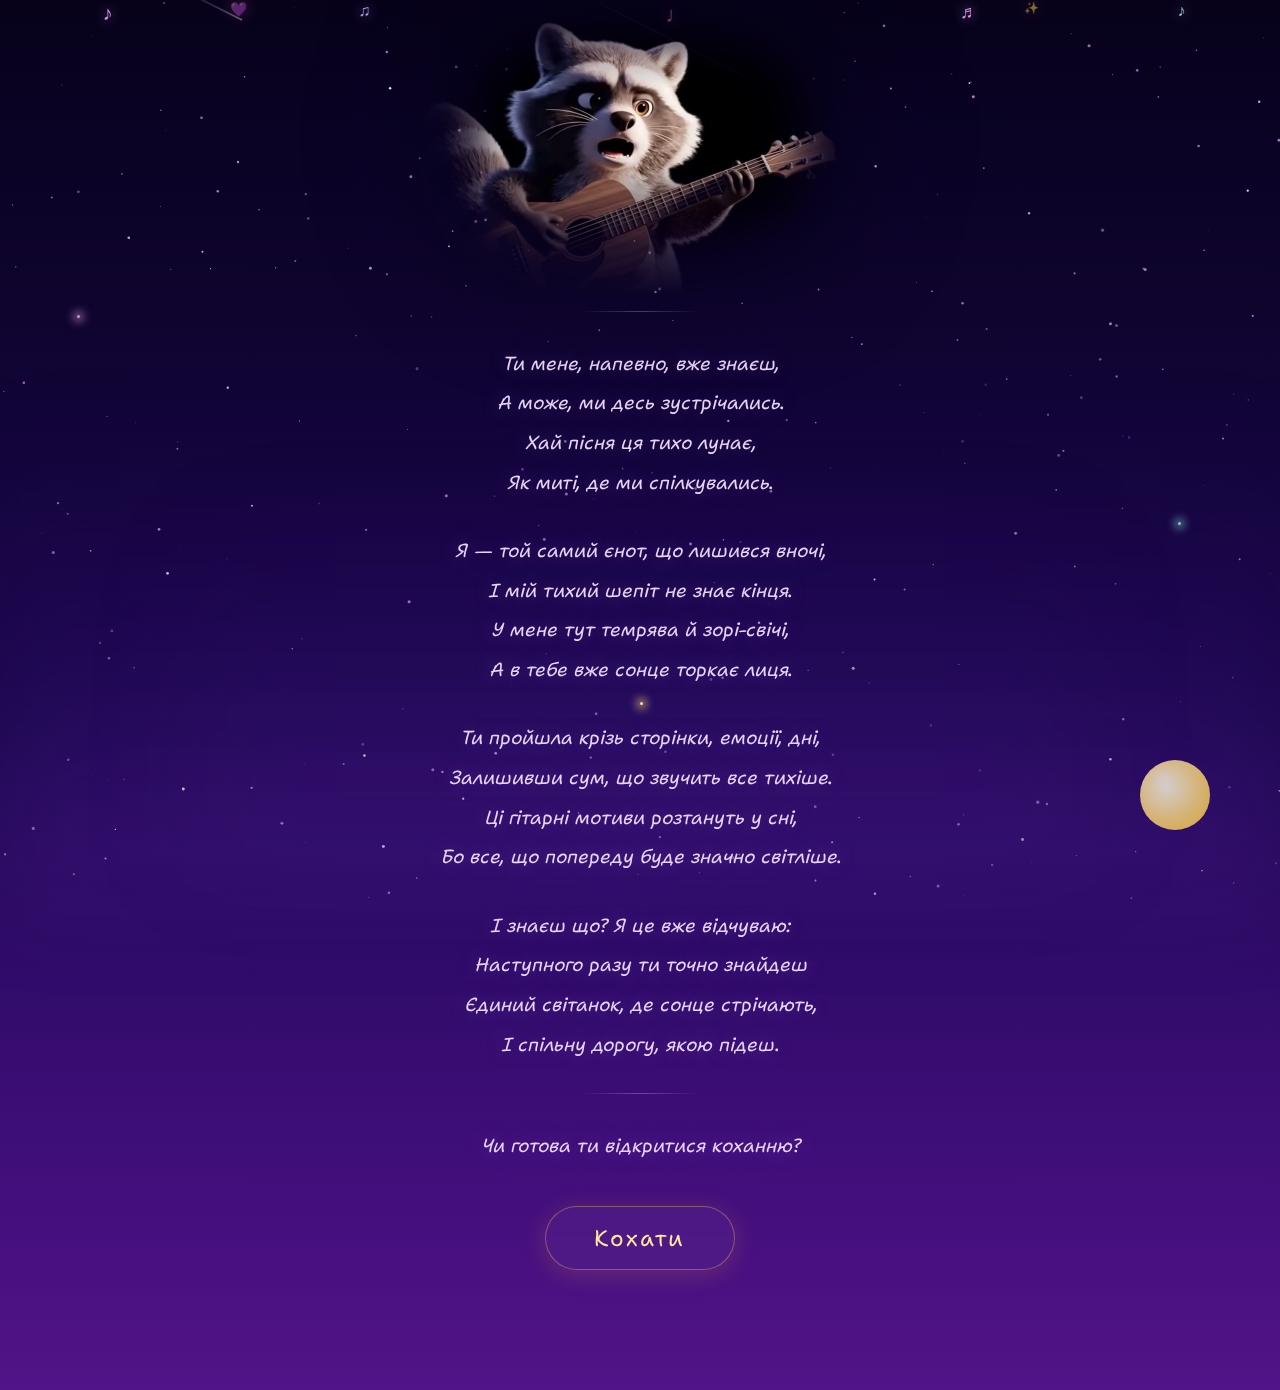
<file: index.htm>
<!DOCTYPE html>
<html lang="uk">
<head>
  <meta charset="UTF-8" />
  <meta name="viewport" content="width=device-width, initial-scale=1.0" />
  <title>Кохання</title>
  <link rel="icon" type="image/png" href="icon.png" />
  <link rel="stylesheet" href="index.css" />
</head>
<body>

  <!-- ── Ambient layers ── -->
  <div class="aurora"></div>
  <div class="aurora-2"></div>
  <div class="moon"></div>
  <canvas id="starCanvas"></canvas>

  <!-- ── Note musicali ── -->
  <div class="music-note" style="left:8%;  animation-duration:16s; animation-delay:0s;   color:#ce93d8; font-size:20px;">♪</div>
  <div class="music-note" style="left:28%; animation-duration:20s; animation-delay:-5s;  color:#b39ddb; font-size:16px;">♫</div>
  <div class="music-note" style="left:52%; animation-duration:14s; animation-delay:-10s; color:#f48fb1; font-size:22px;">♩</div>
  <div class="music-note" style="left:75%; animation-duration:18s; animation-delay:-3s;  color:#ce93d8; font-size:18px;">♬</div>
  <div class="music-note" style="left:92%; animation-duration:22s; animation-delay:-8s;  color:#80cbc4; font-size:16px;">♪</div>

  <!-- ── Floating hearts ── -->
  <div class="heart-float" style="left:18%; animation-duration:24s; animation-delay:-6s;  font-size:14px;">💜</div>
  <div class="heart-float" style="left:80%; animation-duration:20s; animation-delay:-14s; font-size:12px;">✨</div>

  <!-- ── Fireflies ── -->
  <div class="firefly" style="top:35%; left:6%;  background:#ce93d8; box-shadow:0 0 8px 4px rgba(206,147,216,0.6); animation-duration:3s;"></div>
  <div class="firefly" style="top:58%; left:92%; background:#80cbc4; box-shadow:0 0 8px 4px rgba(128,203,196,0.6); animation-duration:4s;   animation-delay:-1.5s;"></div>
  <div class="firefly" style="top:78%; left:50%; background:#ffe082; box-shadow:0 0 8px 4px rgba(255,224,130,0.6); animation-duration:3.5s; animation-delay:-2s;"></div>

  <!-- ══════════════════════════════════════════════════════
       CONTENT
       ══════════════════════════════════════════════════════ -->
  <div class="container">

    <!-- Il canvas parte dal top, sfondo nero del video = sfondo body -->
    <div class="video-wrapper">
      <div class="raccoon-wrap">
        <canvas id="raccoonCanvas"></canvas>
      </div>
    </div>

    <div class="divider"></div>

    <div class="verse-section">
      <p class="intro-text">
        Ти мене, напевно, вже знаєш,<br />
        А може, ми десь зустрічались.<br />
        Хай пісня ця тихо лунає,<br />
        Як миті, де ми спілкувались.
      </p>
    </div>

    <div class="verse-section">
      <p class="intro-text">
        Я — той самий єнот, що лишився вночі,<br />
        І мій тихий шепіт не знає кінця.<br />
        У мене тут темрява й зорі-свічі,<br />
        А в тебе вже сонце торкає лиця.
      </p>
    </div>

    <div class="verse-section">
      <p class="intro-text">
        Ти пройшла крізь сторінки, емоції, дні,<br />
        Залишивши сум, що звучить все тихіше.<br />
        Ці гітарні мотиви розтануть у сні,<br />
        Бо все, що попереду буде значно світліше.
      </p>
    </div>

    <div class="verse-section">
      <p class="intro-text">
        І знаєш що? Я це вже відчуваю:<br />
        Наступного разу ти точно знайдеш<br />
        Єдиний світанок, де сонце стрічають,<br />
        І спільну дорогу, якою підеш.
      </p>
    </div>

    <div class="divider"></div>

    <p class="intro-text">Чи готова ти відкритися коханню?</p>

    <button class="love-btn" id="loveButton" onclick="showTask()">Кохати</button>

    <div class="task" id="taskBlock">
      <div class="heart-hold-wrap">
        <svg class="heart-progress-ring" viewBox="0 0 120 120">
          <circle class="ring-bg"   cx="60" cy="60" r="52" />
          <circle class="ring-fill" cx="60" cy="60" r="52" id="ringFill" />
        </svg>
        <div class="heart-btn" id="heartBtn">
          <svg xmlns="http://www.w3.org/2000/svg" viewBox="0 0 100 90" width="52" height="52">
            <defs>
              <radialGradient id="hg" cx="50%" cy="40%" r="60%">
                <stop offset="0%"   stop-color="#fff4c2" />
                <stop offset="45%"  stop-color="#ffd060" />
                <stop offset="100%" stop-color="#e8940a" />
              </radialGradient>
            </defs>
            <path d="M50 82 C50 82 8 54 8 28 C8 14 19 5 30 5 C38 5 45 10 50 17
                     C55 10 62 5 70 5 C81 5 92 14 92 28 C92 54 50 82 50 82Z"
                  fill="url(#hg)" stroke="rgba(255,220,80,0.35)" stroke-width="1.5" />
          </svg>
        </div>
      </div>
      <p id="loveMessage"></p>
    </div>

  </div>

  <!-- ══════════════════════════════════════════════════════
       SCRIPTS
       ══════════════════════════════════════════════════════ -->

  <!-- 1. Heart interaction -->
  <script>
    function showTask() {
      document.getElementById('loveButton').style.display = 'none';
      document.getElementById('taskBlock').style.display  = 'block';
      initHeartHold();
    }

    function initHeartHold() {
      const btn    = document.getElementById('heartBtn');
      const ring   = document.getElementById('ringFill');
      const msg    = document.getElementById('loveMessage');
      const TOTAL  = 3000;
      const CIRCUM = 2 * Math.PI * 52;
      ring.style.strokeDasharray  = CIRCUM;
      ring.style.strokeDashoffset = CIRCUM;

      const quips = [
        'Єнот дивиться на тебе з ніжністю розміром із галактику',
        'Єнот відчуває тепло...'
      ];

      let quipIdx = 0, quipTimer = null;
      let startTime = null, rafId = null, holding = false;

      function startHold(e) {
        e.preventDefault();
        if (holding) return;
        holding = true; startTime = performance.now();
        btn.classList.add('holding');
        msg.textContent = ''; msg.classList.remove('sad');
        scheduleQuip();
        rafId = requestAnimationFrame(tick);
      }
      function scheduleQuip() {
        if (quipIdx >= quips.length) return;
        quipTimer = setTimeout(() => {
          if (!holding) return;
          msg.style.color = 'rgba(255,230,150,0.88)';
          msg.textContent  = quips[quipIdx];
          quipIdx++;
          scheduleQuip();
        }, quipIdx === 0 ? 500 : 1400);
      }
      function tick(now) {
        if (!holding) return;
        const p = Math.min((now - startTime) / TOTAL, 1);
        ring.style.strokeDashoffset = CIRCUM * (1 - p);
        btn.style.transform = `scale(${1 + p * 0.35})`;
        if (p >= 1) { finish(); return; }
        rafId = requestAnimationFrame(tick);
      }
      function stopHold() {
        if (!holding) return;
        holding = false;
        clearTimeout(quipTimer); cancelAnimationFrame(rafId);
        btn.classList.remove('holding');
        btn.style.transform = '';
        ring.style.strokeDashoffset = CIRCUM;
        quipIdx = 0;
        msg.classList.add('sad'); msg.style.color = '';
        msg.textContent = 'Єнот засмутився... спробуй ще раз';
        setTimeout(() => { if (!holding) { msg.textContent = ''; msg.classList.remove('sad'); } }, 2200);
      }
      function finish() {
        holding = false; clearTimeout(quipTimer);
        btn.classList.remove('holding'); btn.classList.add('done');
        msg.style.color = 'rgba(255,250,220,0.95)';
        msg.textContent = 'Ви теж чуєте це серцебиття?';
        setTimeout(() => { window.location.href = 'raccoon.html'; }, 1200);
      }

      btn.addEventListener('mousedown',   startHold);
      btn.addEventListener('touchstart',  startHold, { passive: false });
      btn.addEventListener('mouseup',     stopHold);
      btn.addEventListener('mouseleave',  stopHold);
      btn.addEventListener('touchend',    stopHold);
      btn.addEventListener('touchcancel', stopHold);
    }
  </script>

  <!-- 2. Video procione → canvas (sfondo nero, nessuna rimozione pixel necessaria) -->
  <script>
  (function () {
    const canvas = document.getElementById('raccoonCanvas');
    const ctx    = canvas.getContext('2d');

    // Video nascosto con opacity 0.01 (permette autoplay nei browser)
    const video = document.createElement('video');
    video.setAttribute('loop', '');
    video.setAttribute('muted', '');
    video.setAttribute('autoplay', '');
    video.setAttribute('playsinline', '');
    video.muted    = true;   // proprietà JS — necessaria per autoplay su Chrome/Safari
    video.autoplay = true;
    video.loop     = true;
    video.style.cssText = 'position:fixed;left:-9999px;top:0;width:2px;height:2px;opacity:0.01;pointer-events:none;';
    document.body.appendChild(video);

    const source = document.createElement('source');
    source.src  = 'videos/dance.mp4';
    video.setAttribute('preload', 'auto');
    source.type = 'video/mp4';
    video.appendChild(source);

    // Dimensioni iniziali — aggiornate quando il video carica
    canvas.width  = 400;
    canvas.height = 400;

    let running = false;

    // Canvas offscreen per il vignette (evita allocazione ogni frame)
    let vignCanvas = null, vignCtx = null;

    function buildVignette(w, h) {
      vignCanvas = document.createElement('canvas');
      vignCanvas.width  = w;
      vignCanvas.height = h;
      vignCtx = vignCanvas.getContext('2d');

      // Layer 1: gradiente radiale — sfuma lati e angoli
      const cx = w / 2, cy = h / 2;
      const grad = vignCtx.createRadialGradient(cx, cy, 0, cx, cy, Math.max(cx, cy));
      grad.addColorStop(0.00, 'rgba(0,0,0,0)');
      grad.addColorStop(0.40, 'rgba(0,0,0,0)');
      grad.addColorStop(0.58, 'rgba(0,0,0,0.15)');
      grad.addColorStop(0.72, 'rgba(0,0,0,0.55)');
      grad.addColorStop(0.85, 'rgba(0,0,0,0.88)');
      grad.addColorStop(1.00, 'rgba(0,0,0,1)');
      vignCtx.fillStyle = grad;
      vignCtx.fillRect(0, 0, w, h);

      // Layer 2: gradiente lineare dal basso — copre il bordo inferiore (il più visibile)
      const gradBottom = vignCtx.createLinearGradient(0, h * 0.52, 0, h);
      gradBottom.addColorStop(0.00, 'rgba(0,0,0,0)');
      gradBottom.addColorStop(0.35, 'rgba(0,0,0,0.35)');
      gradBottom.addColorStop(0.65, 'rgba(0,0,0,0.80)');
      gradBottom.addColorStop(1.00, 'rgba(0,0,0,1)');
      vignCtx.fillStyle = gradBottom;
      vignCtx.fillRect(0, 0, w, h);

      // Layer 3: gradiente lineare dall'alto — sfuma il top (più esteso)
      const gradTop = vignCtx.createLinearGradient(0, 0, 0, h * 0.30);
      gradTop.addColorStop(0.00, 'rgba(0,0,0,1)');
      gradTop.addColorStop(0.30, 'rgba(0,0,0,0.70)');
      gradTop.addColorStop(0.70, 'rgba(0,0,0,0.20)');
      gradTop.addColorStop(1.00, 'rgba(0,0,0,0)');
      vignCtx.fillStyle = gradTop;
      vignCtx.fillRect(0, 0, w, h);

      // Layer 4: gradiente laterale sinistro
      const gradLeft = vignCtx.createLinearGradient(0, 0, w * 0.18, 0);
      gradLeft.addColorStop(0.00, 'rgba(0,0,0,0.85)');
      gradLeft.addColorStop(1.00, 'rgba(0,0,0,0)');
      vignCtx.fillStyle = gradLeft;
      vignCtx.fillRect(0, 0, w, h);

      // Layer 5: gradiente laterale destro
      const gradRight = vignCtx.createLinearGradient(w * 0.82, 0, w, 0);
      gradRight.addColorStop(0.00, 'rgba(0,0,0,0)');
      gradRight.addColorStop(1.00, 'rgba(0,0,0,0.85)');
      vignCtx.fillStyle = gradRight;
      vignCtx.fillRect(0, 0, w, h);
    }

    function frame() {
      if (video.readyState >= 2 && video.videoWidth > 0) {
        const vw = video.videoWidth;
        const vh = video.videoHeight;

        // Frame intero senza crop — mostra tutto il procione
        if (canvas.width !== vw || canvas.height !== vh) {
          canvas.width  = vw;
          canvas.height = vh;
          buildVignette(vw, vh);   // ricalcola vignette quando cambiano le dimensioni
        }

        // 1. Disegna il frame video
        ctx.drawImage(video, 0, 0, vw, vh, 0, 0, vw, vh);

        // 2. Applica vignette: destination-out cancella i pixel ai bordi (alpha → 0)
        ctx.globalCompositeOperation = 'destination-out';
        ctx.drawImage(vignCanvas, 0, 0);
        ctx.globalCompositeOperation = 'source-over';
      }
      requestAnimationFrame(frame);
    }

    function start() {
      if (running) return;
      running = true;
      video.play().catch(() => {});
      frame();
    }

    video.addEventListener('loadedmetadata', start, { once: true });
    video.load();
    setTimeout(start, 500);

    // Fallback: primo gesto utente sblocca autoplay
    ['click', 'touchstart', 'keydown'].forEach(ev =>
      document.addEventListener(ev, () => {
        video.play().catch(() => {});
        if (!running) start();
      }, { once: true })
    );
  })();
  </script>

  <!-- 3. Stelle + stelle cadenti -->
  <script>
  (function () {
    const canvas = document.getElementById('starCanvas');
    const ctx    = canvas.getContext('2d');

    function resize() {
      canvas.width  = window.innerWidth;
      canvas.height = window.innerHeight;
    }
    resize();
    window.addEventListener('resize', resize);

    const COLORS = ['#ffffff','#e8d5f5','#ce93d8','#b39ddb','#9c88d4','#d4a8f0'];

    const stars = Array.from({ length: 300 }, () => ({
      x:     Math.random() * window.innerWidth,
      y:     Math.random() * window.innerHeight,
      r:     Math.random() * 1.4 + 0.2,
      speed: Math.random() * 0.5 + 0.08,
      phase: Math.random() * Math.PI * 2,
      color: COLORS[Math.floor(Math.random() * COLORS.length)]
    }));

    const shooters = Array.from({ length: 3 }, createShooter);
    function createShooter() {
      return {
        x:       Math.random() * canvas.width  * 0.7,
        y:       Math.random() * canvas.height * 0.4,
        len:     Math.random() * 130 + 70,
        speed:   Math.random() * 6 + 4,
        opacity: 0, fade: 'in',
        delay:   Math.random() * 9000
      };
    }
    function drawShooter(s, t) {
      if (t < s.delay) return;
      if (s.fade === 'in')   s.opacity = Math.min(s.opacity + 0.04, 1);
      if (s.opacity >= 1)    s.fade = 'move';
      if (s.fade === 'move') { s.x += s.speed; s.y += s.speed * 0.5; s.opacity -= 0.018; }
      if (s.opacity <= 0) { Object.assign(s, createShooter()); s.delay = t + Math.random()*7000+2000; return; }
      const ang = Math.atan2(s.speed * 0.5, s.speed);
      const x2  = s.x - Math.cos(ang) * s.len;
      const y2  = s.y - Math.sin(ang) * s.len;
      const grd = ctx.createLinearGradient(s.x, s.y, x2, y2);
      grd.addColorStop(0,   `rgba(255,255,255,${s.opacity})`);
      grd.addColorStop(0.4, `rgba(200,170,255,${s.opacity * 0.6})`);
      grd.addColorStop(1,   'rgba(255,255,255,0)');
      ctx.beginPath(); ctx.moveTo(s.x, s.y); ctx.lineTo(x2, y2);
      ctx.strokeStyle = grd; ctx.lineWidth = 1.8;
      ctx.globalAlpha = s.opacity; ctx.stroke(); ctx.globalAlpha = 1;
    }

    function draw(t) {
      ctx.clearRect(0, 0, canvas.width, canvas.height);
      stars.forEach(s => {
        // Le stelle in cima sono più visibili (sfondo nero puro)
        const baseOpacity = s.y < canvas.height * 0.3 ? 0.5 : 0.25;
        const opacity = baseOpacity + 0.5 * Math.abs(Math.sin(t * s.speed * 0.0008 + s.phase));
        ctx.beginPath();
        ctx.arc(s.x, s.y, s.r, 0, Math.PI * 2);
        ctx.fillStyle   = s.color;
        ctx.globalAlpha = opacity;
        ctx.fill();
      });
      ctx.globalAlpha = 1;
      shooters.forEach(s => drawShooter(s, t));
      requestAnimationFrame(draw);
    }
    requestAnimationFrame(draw);
  })();
  </script>

</body>
</html>
</file>
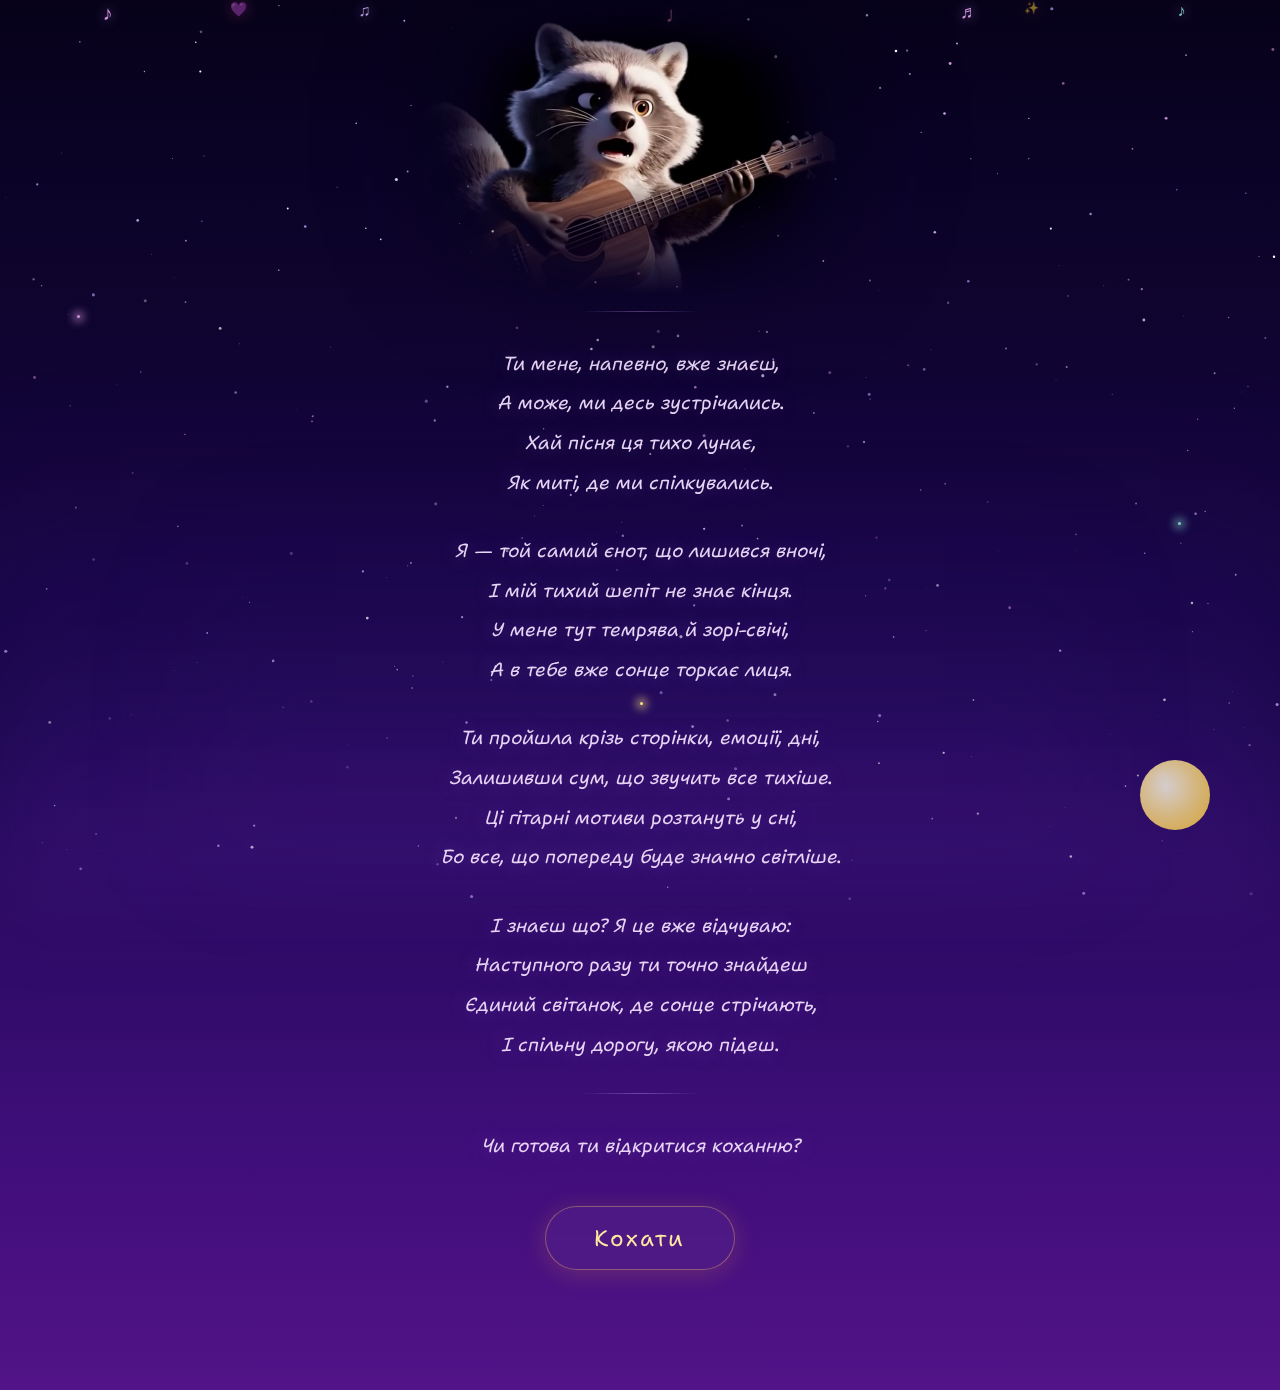
<file: index.html>
<!DOCTYPE html>
<html lang="uk">
<head>
  <meta charset="UTF-8" />
  <meta name="viewport" content="width=device-width, initial-scale=1.0" />
  <title>Кохання</title>
  <link rel="icon" type="image/png" href="icon.png" />
  <link rel="stylesheet" href="index.css" />
</head>
<body>

  <div class="aurora"></div>
  <div class="aurora-2"></div>
  <div class="moon"></div>
  <canvas id="starCanvas"></canvas>

  <div class="music-note" style="left:8%;  animation-duration:16s; animation-delay:0s;   color:#ce93d8; font-size:20px;">♪</div>
  <div class="music-note" style="left:28%; animation-duration:20s; animation-delay:-5s;  color:#b39ddb; font-size:16px;">♫</div>
  <div class="music-note" style="left:52%; animation-duration:14s; animation-delay:-10s; color:#f48fb1; font-size:22px;">♩</div>
  <div class="music-note" style="left:75%; animation-duration:18s; animation-delay:-3s;  color:#ce93d8; font-size:18px;">♬</div>
  <div class="music-note" style="left:92%; animation-duration:22s; animation-delay:-8s;  color:#80cbc4; font-size:16px;">♪</div>

  <div class="heart-float" style="left:18%; animation-duration:24s; animation-delay:-6s;  font-size:14px;">💜</div>
  <div class="heart-float" style="left:80%; animation-duration:20s; animation-delay:-14s; font-size:12px;">✨</div>

  <div class="firefly" style="top:35%; left:6%;  background:#ce93d8; box-shadow:0 0 8px 4px rgba(206,147,216,0.6); animation-duration:3s;"></div>
  <div class="firefly" style="top:58%; left:92%; background:#80cbc4; box-shadow:0 0 8px 4px rgba(128,203,196,0.6); animation-duration:4s;   animation-delay:-1.5s;"></div>
  <div class="firefly" style="top:78%; left:50%; background:#ffe082; box-shadow:0 0 8px 4px rgba(255,224,130,0.6); animation-duration:3.5s; animation-delay:-2s;"></div>

  <div class="container">

    <div class="video-wrapper">
      <div class="raccoon-wrap">
        <canvas id="raccoonCanvas"></canvas>
      </div>
    </div>

    <div class="divider"></div>

    <div class="verse-section">
      <p class="intro-text">
        Ти мене, напевно, вже знаєш,<br />
        А може, ми десь зустрічались.<br />
        Хай пісня ця тихо лунає,<br />
        Як миті, де ми спілкувались.
      </p>
    </div>

    <div class="verse-section">
      <p class="intro-text">
        Я — той самий єнот, що лишився вночі,<br />
        І мій тихий шепіт не знає кінця.<br />
        У мене тут темрява й зорі-свічі,<br />
        А в тебе вже сонце торкає лиця.
      </p>
    </div>

    <div class="verse-section">
      <p class="intro-text">
        Ти пройшла крізь сторінки, емоції, дні,<br />
        Залишивши сум, що звучить все тихіше.<br />
        Ці гітарні мотиви розтануть у сні,<br />
        Бо все, що попереду буде значно світліше.
      </p>
    </div>

    <div class="verse-section">
      <p class="intro-text">
        І знаєш що? Я це вже відчуваю:<br />
        Наступного разу ти точно знайдеш<br />
        Єдиний світанок, де сонце стрічають,<br />
        І спільну дорогу, якою підеш.
      </p>
    </div>

    <div class="divider"></div>

    <p class="intro-text">Чи готова ти відкритися коханню?</p>

    <button class="love-btn" id="loveButton" onclick="showTask()">Кохати</button>

    <div class="task" id="taskBlock">
      <div class="heart-hold-wrap">
        <svg class="heart-progress-ring" viewBox="0 0 120 120">
          <circle class="ring-bg"   cx="60" cy="60" r="52" />
          <circle class="ring-fill" cx="60" cy="60" r="52" id="ringFill" />
        </svg>
        <div class="heart-btn" id="heartBtn">
          <svg xmlns="http://www.w3.org/2000/svg" viewBox="0 0 100 90" width="52" height="52">
            <defs>
              <radialGradient id="hg" cx="50%" cy="40%" r="60%">
                <stop offset="0%"   stop-color="#fff4c2" />
                <stop offset="45%"  stop-color="#ffd060" />
                <stop offset="100%" stop-color="#e8940a" />
              </radialGradient>
            </defs>
            <path d="M50 82 C50 82 8 54 8 28 C8 14 19 5 30 5 C38 5 45 10 50 17
                     C55 10 62 5 70 5 C81 5 92 14 92 28 C92 54 50 82 50 82Z"
                  fill="url(#hg)" stroke="rgba(255,220,80,0.35)" stroke-width="1.5" />
          </svg>
        </div>
      </div>
      <p id="loveMessage"></p>
    </div>

  </div>

  <script>
    function showTask() {
      document.getElementById('loveButton').style.display = 'none';
      document.getElementById('taskBlock').style.display  = 'block';
      initHeartHold();
    }

    function initHeartHold() {
      const btn    = document.getElementById('heartBtn');
      const ring   = document.getElementById('ringFill');
      const msg    = document.getElementById('loveMessage');
      const TOTAL  = 3000;
      const CIRCUM = 2 * Math.PI * 52;
      ring.style.strokeDasharray  = CIRCUM;
      ring.style.strokeDashoffset = CIRCUM;

      const quips = [
        'Єнот дивиться на тебе з ніжністю розміром із галактику',
        'Єнот відчуває тепло...'
      ];

      let quipIdx = 0, quipTimer = null;
      let startTime = null, rafId = null, holding = false;

      function startHold(e) {
        e.preventDefault();
        if (holding) return;
        holding = true; startTime = performance.now();
        btn.classList.add('holding');
        msg.textContent = ''; msg.classList.remove('sad');
        scheduleQuip();
        rafId = requestAnimationFrame(tick);
      }
      function scheduleQuip() {
        if (quipIdx >= quips.length) return;
        quipTimer = setTimeout(() => {
          if (!holding) return;
          msg.style.color = 'rgba(255,230,150,0.88)';
          msg.textContent  = quips[quipIdx];
          quipIdx++;
          scheduleQuip();
        }, quipIdx === 0 ? 500 : 1400);
      }
      function tick(now) {
        if (!holding) return;
        const p = Math.min((now - startTime) / TOTAL, 1);
        ring.style.strokeDashoffset = CIRCUM * (1 - p);
        btn.style.transform = `scale(${1 + p * 0.35})`;
        if (p >= 1) { finish(); return; }
        rafId = requestAnimationFrame(tick);
      }
      function stopHold() {
        if (!holding) return;
        holding = false;
        clearTimeout(quipTimer); cancelAnimationFrame(rafId);
        btn.classList.remove('holding');
        btn.style.transform = '';
        ring.style.strokeDashoffset = CIRCUM;
        quipIdx = 0;
        msg.classList.add('sad'); msg.style.color = '';
        msg.textContent = 'Єнот засмутився... спробуй ще раз';
        setTimeout(() => { if (!holding) { msg.textContent = ''; msg.classList.remove('sad'); } }, 2200);
      }
      function finish() {
        holding = false; clearTimeout(quipTimer);
        btn.classList.remove('holding'); btn.classList.add('done');
        msg.style.color = 'rgba(255,250,220,0.95)';
        msg.textContent = 'Ви теж чуєте це серцебиття?';
        setTimeout(() => { window.location.href = 'raccoon.html'; }, 1200);
      }

      btn.addEventListener('mousedown',   startHold);
      btn.addEventListener('touchstart',  startHold, { passive: false });
      btn.addEventListener('mouseup',     stopHold);
      btn.addEventListener('mouseleave',  stopHold);
      btn.addEventListener('touchend',    stopHold);
      btn.addEventListener('touchcancel', stopHold);
    }
  </script>

  <script>
  (function () {
    const canvas = document.getElementById('raccoonCanvas');
    const ctx    = canvas.getContext('2d');
    const video = document.createElement('video');
    video.muted = true;
    video.autoplay = true;
    video.loop = true;
    video.style.cssText = 'position:fixed;left:-9999px;top:0;width:2px;height:2px;opacity:0.01;pointer-events:none;';
    document.body.appendChild(video);

    const source = document.createElement('source');
    source.src  = 'videos/dance.mp4';
    video.setAttribute('preload', 'auto');
    source.type = 'video/mp4';
    video.appendChild(source);

    canvas.width  = 400;
    canvas.height = 400;

    let running = false;

    let vignCanvas = null, vignCtx = null;

    function buildVignette(w, h) {
      vignCanvas = document.createElement('canvas');
      vignCanvas.width  = w;
      vignCanvas.height = h;
      vignCtx = vignCanvas.getContext('2d');

      const cx = w / 2, cy = h / 2;
      const grad = vignCtx.createRadialGradient(cx, cy, 0, cx, cy, Math.max(cx, cy));
      grad.addColorStop(0.00, 'rgba(0,0,0,0)');
      grad.addColorStop(0.48, 'rgba(0,0,0,0)');
      grad.addColorStop(0.65, 'rgba(0,0,0,0.45)');
      grad.addColorStop(0.80, 'rgba(0,0,0,0.85)');
      grad.addColorStop(1.00, 'rgba(0,0,0,1)');
      vignCtx.fillStyle = grad;
      vignCtx.fillRect(0, 0, w, h);

      const gradBottom = vignCtx.createLinearGradient(0, h * 0.62, 0, h);
      gradBottom.addColorStop(0.00, 'rgba(0,0,0,0)');
      gradBottom.addColorStop(0.40, 'rgba(0,0,0,0.60)');
      gradBottom.addColorStop(1.00, 'rgba(0,0,0,1)');
      vignCtx.fillStyle = gradBottom;
      vignCtx.fillRect(0, 0, w, h);

      const gradTop = vignCtx.createLinearGradient(0, 0, 0, h * 0.22);
      gradTop.addColorStop(0.00, 'rgba(0,0,0,1)');
      gradTop.addColorStop(0.50, 'rgba(0,0,0,0.55)');
      gradTop.addColorStop(1.00, 'rgba(0,0,0,0)');
      vignCtx.fillStyle = gradTop;
      vignCtx.fillRect(0, 0, w, h);

      const gradLeft = vignCtx.createLinearGradient(0, 0, w * 0.20, 0);
      gradLeft.addColorStop(0.00, 'rgba(0,0,0,1)');
      gradLeft.addColorStop(1.00, 'rgba(0,0,0,0)');
      vignCtx.fillStyle = gradLeft;
      vignCtx.fillRect(0, 0, w, h);

      const gradRight = vignCtx.createLinearGradient(w * 0.80, 0, w, 0);
      gradRight.addColorStop(0.00, 'rgba(0,0,0,0)');
      gradRight.addColorStop(1.00, 'rgba(0,0,0,1)');
      vignCtx.fillStyle = gradRight;
      vignCtx.fillRect(0, 0, w, h);
    }

    function frame() {
      if (video.readyState >= 2 && video.videoWidth > 0) {
        const vw = video.videoWidth;
        const vh = video.videoHeight;

        if (canvas.width !== vw || canvas.height !== vh) {
          canvas.width  = vw;
          canvas.height = vh;
          buildVignette(vw, vh);
        }

        ctx.drawImage(video, 0, 0, vw, vh, 0, 0, vw, vh);

        ctx.globalCompositeOperation = 'destination-out';
        ctx.drawImage(vignCanvas, 0, 0);
        ctx.globalCompositeOperation = 'source-over';
      }
      requestAnimationFrame(frame);
    }

    function start() {
      if (running) return;
      running = true;
      video.play().catch(() => {});
      frame();
    }

    video.addEventListener('loadedmetadata', start, { once: true });
    video.load();
    setTimeout(start, 500);

    ['click', 'touchstart', 'keydown'].forEach(ev =>
      document.addEventListener(ev, () => {
        video.play().catch(() => {});
        if (!running) start();
      }, { once: true })
    );
  })();
  </script>

  <script>
  (function () {
    const canvas = document.getElementById('starCanvas');
    const ctx    = canvas.getContext('2d');

    function resize() {
      canvas.width  = window.innerWidth;
      canvas.height = window.innerHeight;
    }
    resize();
    window.addEventListener('resize', resize);

    const COLORS = ['#ffffff','#e8d5f5','#ce93d8','#b39ddb','#9c88d4','#d4a8f0'];

    const stars = Array.from({ length: 300 }, () => ({
      x:     Math.random() * window.innerWidth,
      y:     Math.random() * window.innerHeight,
      r:     Math.random() * 1.4 + 0.2,
      speed: Math.random() * 0.5 + 0.08,
      phase: Math.random() * Math.PI * 2,
      color: COLORS[Math.floor(Math.random() * COLORS.length)]
    }));

    const shooters = Array.from({ length: 3 }, createShooter);
    function createShooter() {
      return {
        x:       Math.random() * canvas.width  * 0.7,
        y:       Math.random() * canvas.height * 0.4,
        len:     Math.random() * 130 + 70,
        speed:   Math.random() * 6 + 4,
        opacity: 0, fade: 'in',
        delay:   Math.random() * 9000
      };
    }
    function drawShooter(s, t) {
      if (t < s.delay) return;
      if (s.fade === 'in')   s.opacity = Math.min(s.opacity + 0.04, 1);
      if (s.opacity >= 1)    s.fade = 'move';
      if (s.fade === 'move') { s.x += s.speed; s.y += s.speed * 0.5; s.opacity -= 0.018; }
      if (s.opacity <= 0) { Object.assign(s, createShooter()); s.delay = t + Math.random()*7000+2000; return; }
      const ang = Math.atan2(s.speed * 0.5, s.speed);
      const x2  = s.x - Math.cos(ang) * s.len;
      const y2  = s.y - Math.sin(ang) * s.len;
      const grd = ctx.createLinearGradient(s.x, s.y, x2, y2);
      grd.addColorStop(0,   `rgba(255,255,255,${s.opacity})`);
      grd.addColorStop(0.4, `rgba(200,170,255,${s.opacity * 0.6})`);
      grd.addColorStop(1,   'rgba(255,255,255,0)');
      ctx.beginPath(); ctx.moveTo(s.x, s.y); ctx.lineTo(x2, y2);
      ctx.strokeStyle = grd; ctx.lineWidth = 1.8;
      ctx.globalAlpha = s.opacity; ctx.stroke(); ctx.globalAlpha = 1;
    }

    function draw(t) {
      ctx.clearRect(0, 0, canvas.width, canvas.height);
      stars.forEach(s => {
        const baseOpacity = s.y < canvas.height * 0.3 ? 0.5 : 0.25;
        const opacity = baseOpacity + 0.5 * Math.abs(Math.sin(t * s.speed * 0.0008 + s.phase));
        ctx.beginPath();
        ctx.arc(s.x, s.y, s.r, 0, Math.PI * 2);
        ctx.fillStyle   = s.color;
        ctx.globalAlpha = opacity;
        ctx.fill();
      });
      ctx.globalAlpha = 1;
      shooters.forEach(s => drawShooter(s, t));
      requestAnimationFrame(draw);
    }
    requestAnimationFrame(draw);
  })();
  </script>

</body>
</html>
</file>
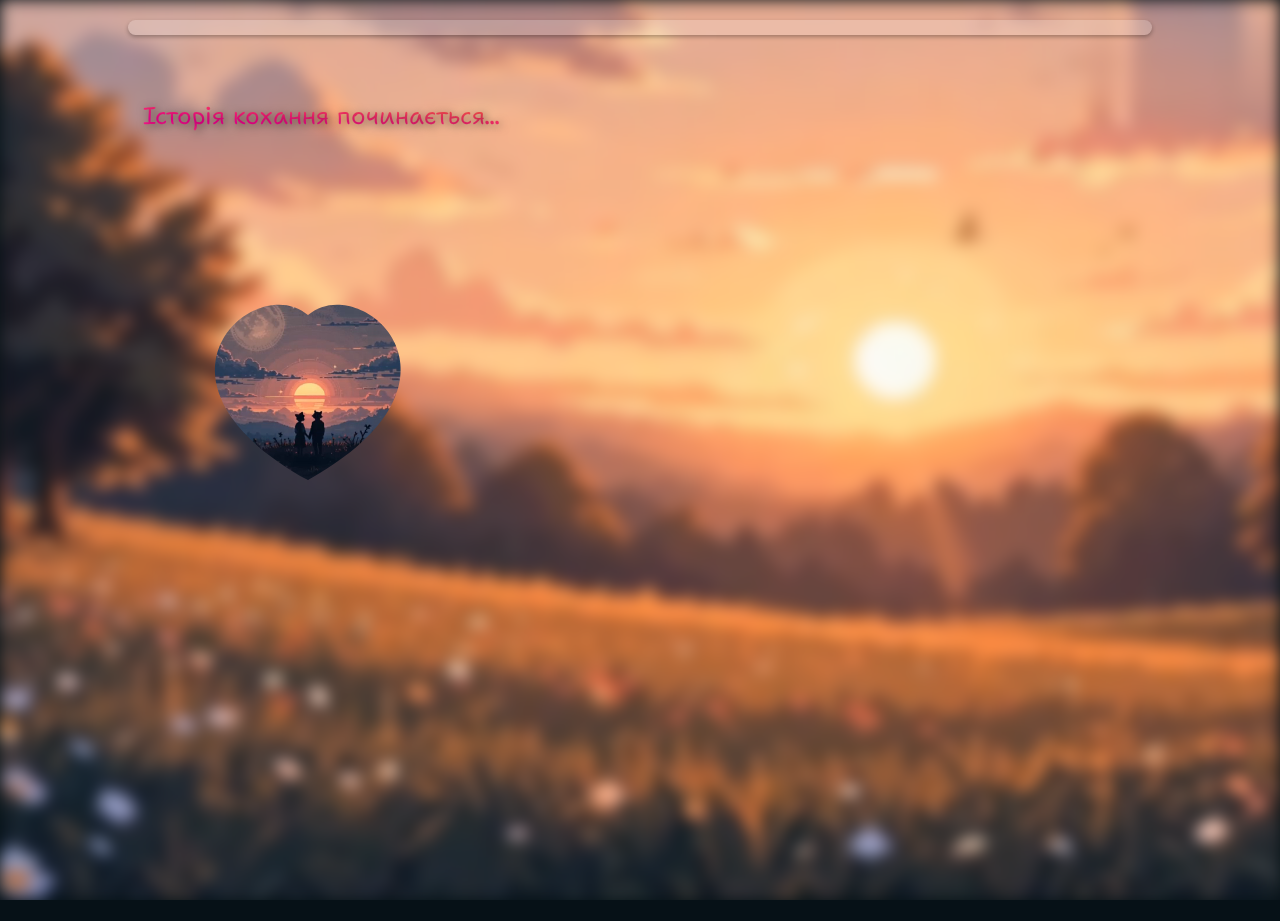
<file: animation.htm>
<!DOCTYPE html>
<html lang="uk">
<head>
  <meta charset="UTF-8" />
  <meta name="viewport" content="width=device-width, initial-scale=1.0, maximum-scale=1.0, user-scalable=no" />
  <link rel="icon" type="image/png" href="icon.png" />
  <title>Кохання</title>

  <link href="https://fonts.googleapis.com/css2?family=Pacifico&family=Dancing+Script:wght@500&display=swap" rel="stylesheet" />

  <style>
    @font-face {
      font-family: 'TALE';
      src: url('fonts/TALE.ttf') format('truetype');
    }

    * {
      font-family: 'TALE', cursive, sans-serif !important;
    }

    body {
      margin: 0;
      padding: 0;
    }
  </style>

  <link rel="stylesheet" href="animation.css" />
  <script src="animation.js" defer></script>
</head>
<body>
  <div id="pagesContainer"></div>



  <template id="page-template">
    <div class="container">
      <div class="love-meter">
        <div class="progress-bar">
          <div class="progress-fill"></div>
        </div>
      </div>

      <div class="romantic-message"></div>

      <div class="raccoon-container">
        <div class="raccoon"></div>
      </div>
    </div>
  </template>

  <svg width="0" height="0" aria-hidden="true" focusable="false">
    <defs>
      <clipPath id="heartClip" clipPathUnits="objectBoundingBox">
        <path d="M 0.5,0.27
                 C 0.58,0.05  0.92,0.06  0.94,0.30
                 C 0.96,0.52  0.74,0.76  0.5,0.98
                 C 0.26,0.76  0.04,0.52  0.06,0.30
                 C 0.08,0.06  0.42,0.05  0.5,0.27 Z" />
      </clipPath>
    </defs>
  </svg>
</body>
</html>
</file>
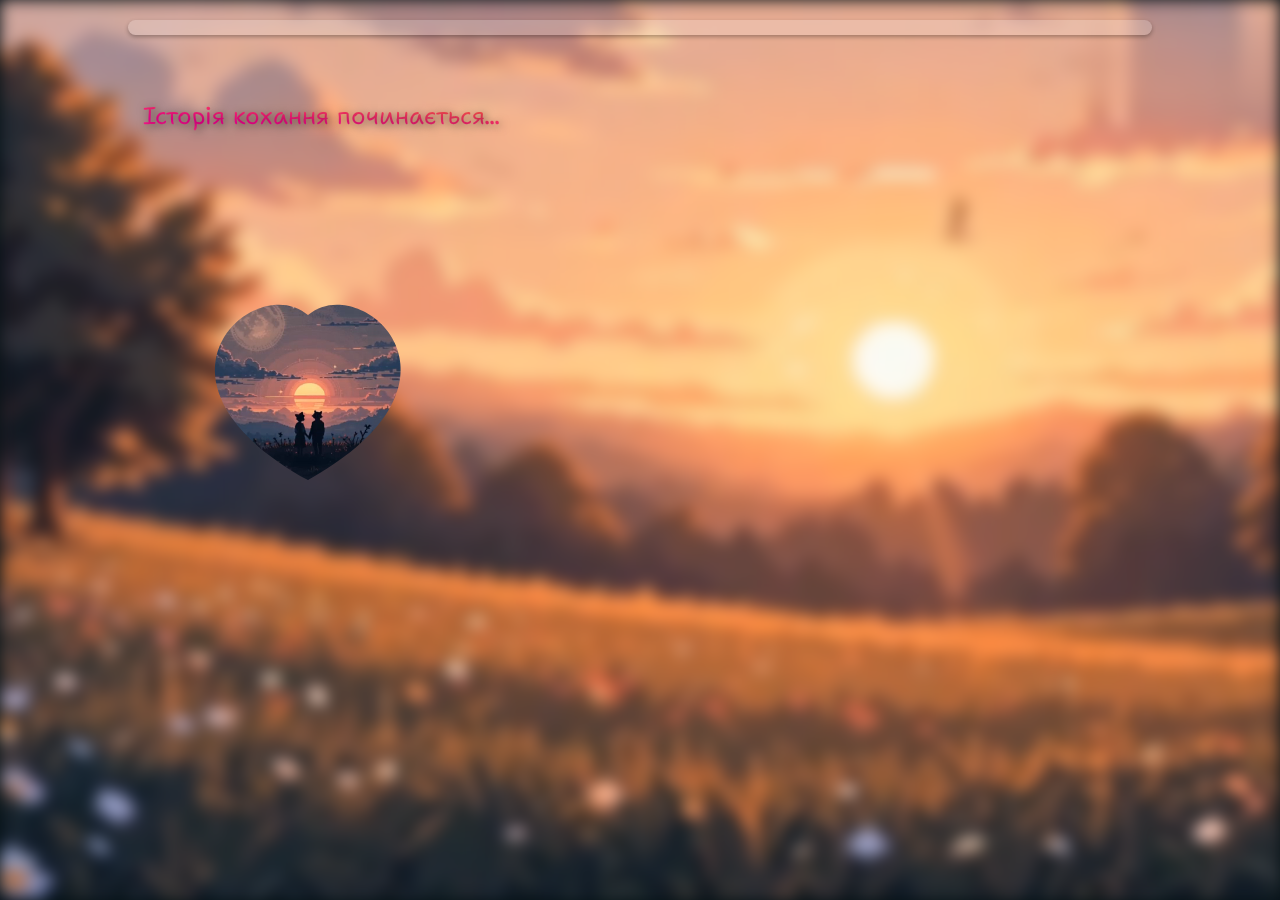
<file: animation.html>
<!DOCTYPE html>
<html lang="uk">
<head>
  <meta charset="UTF-8" />
  <meta name="viewport" content="width=device-width, initial-scale=1.0, maximum-scale=1.0, user-scalable=no" />
  <link rel="icon" type="image/png" href="icon.png" />
  <title>Кохання</title>

  <link href="https://fonts.googleapis.com/css2?family=Dancing+Script:wght@500&display=swap" rel="stylesheet" />



  <link rel="stylesheet" href="animation.css" />
  <script src="animation.js" defer></script>
</head>
<body>
  <div id="pagesContainer"></div>



</body>
</html>
</file>
<file: index.css>
@font-face {
  font-family: 'TALE';
  src: url('fonts/TALE.ttf') format('truetype');
}

@keyframes twinkle {
  0%, 100% { opacity: 1;   transform: scale(1); }
  50%       { opacity: 0.1; transform: scale(0.6); }
}
@keyframes floatNote {
  0%   { transform: translateY(110vh) translateX(0px) rotate(0deg);   opacity: 0; }
  10%  { opacity: 0.7; }
  90%  { opacity: 0.4; }
  100% { transform: translateY(-10vh) translateX(60px) rotate(25deg); opacity: 0; }
}
@keyframes moonGlow {
  0%, 100% { box-shadow: 0 0 40px 15px rgba(255,240,180,0.35), 0 0 100px 40px rgba(255,220,120,0.15); }
  50%       { box-shadow: 0 0 60px 25px rgba(255,240,180,0.55), 0 0 140px 60px rgba(255,220,120,0.25); }
}
@keyframes float {
  0%, 100% { transform: translateY(0px); }
  50%       { transform: translateY(-12px); }
}
@keyframes heartbeat {
  0%, 100% { transform: scale(1); }
  15%       { transform: scale(1.08); }
  30%       { transform: scale(1); }
  45%       { transform: scale(1.04); }
}
@keyframes fadeInUp {
  from { opacity: 0; transform: translateY(30px); }
  to   { opacity: 1; transform: translateY(0); }
}
@keyframes aurora {
  0%   { opacity: 0.3; transform: translateX(-30px) scaleY(1); }
  50%  { opacity: 0.6; transform: translateX(30px)  scaleY(1.1); }
  100% { opacity: 0.3; transform: translateX(-30px) scaleY(1); }
}
@keyframes softGlow {
  0%, 100% { text-shadow: 0 0 10px rgba(180,140,255,0.25); }
  50%       { text-shadow: 0 0 25px rgba(180,140,255,0.6); }
}
@keyframes heartPulse {
  0%, 100% { filter: drop-shadow(0 0 10px rgba(255,200,80,0.55)); }
  50%       { filter: drop-shadow(0 0 28px rgba(255,215,80,0.95)); }
}
@keyframes heartDone {
  0%   { transform: scale(1.35); }
  40%  { transform: scale(1.65); }
  70%  { transform: scale(1.48); }
  100% { transform: scale(1.52); }
}


*, *::before, *::after { margin: 0; padding: 0; box-sizing: border-box; }


body {
  min-height: 100vh;
  background: linear-gradient(
    to bottom,
    #07021a  0%,
    #0a0325  10%,
    #0e042c  20%,
    #120538  30%,
    #180646  42%,
    #1e0850  52%,
    #280a5e  62%,
    #330c6c  72%,
    #3e0e78  82%,
    #4a1082  92%,
    #521488  100%
  );
  font-family: 'TALE', 'Georgia', serif;
  color: #e8d5f5;
  overflow-x: hidden;
  overflow-y: auto;
  -webkit-overflow-scrolling: touch;
  text-align: center;
}

.aurora {
  position: fixed;
  bottom: 0; left: 0;
  width: 100%; height: 55%;
  background: linear-gradient(0deg,
    rgba(100,40,180,0.20) 0%,
    rgba(70, 20,150,0.10) 50%,
    transparent           100%
  );
  pointer-events: none;
  z-index: 0;
  animation: aurora 12s ease-in-out infinite;
  filter: blur(45px);
}
.aurora-2 {
  position: fixed;
  bottom: 5%; left: 15%;
  width: 70%; height: 40%;
  background: linear-gradient(0deg,
    rgba(90,30,160,0.12) 0%,
    rgba(50,15,120,0.07) 60%,
    transparent          100%
  );
  pointer-events: none;
  z-index: 0;
  animation: aurora 17s ease-in-out infinite reverse;
  filter: blur(55px);
}


.moon {
  position: fixed;
  bottom: 70px; right: 70px;
  width: 70px; height: 70px;
  background: radial-gradient(circle at 38% 38%, #fffde7, #ffe082, #ffca28);
  border-radius: 50%;
  z-index: 2;
  pointer-events: none;
  animation: moonGlow 5s ease-in-out infinite, float 8s ease-in-out infinite;
  opacity: 0.80;
}
.moon::after {
  content: '';
  position: absolute;
  top: 10px; left: 14px;
  width: 16px; height: 16px;
  background: rgba(255,255,255,0.25);
  border-radius: 50%;
  filter: blur(3px);
}

#starCanvas {
  position: fixed;
  top: 0; left: 0;
  width: 100%; height: 100%;
  z-index: 0;
  pointer-events: none;
}

.music-note {
  position: fixed;
  pointer-events: none;
  z-index: 2;
  animation: floatNote linear infinite;
  filter: drop-shadow(0 0 6px rgba(200,150,255,0.8));
}
.heart-float {
  position: fixed;
  pointer-events: none;
  z-index: 2;
  animation: floatNote linear infinite;
  filter: drop-shadow(0 0 8px rgba(255,100,150,0.6));
  opacity: 0.5;
}
.firefly {
  position: fixed;
  width: 3px; height: 3px;
  border-radius: 50%;
  pointer-events: none;
  z-index: 2;
  animation: twinkle ease-in-out infinite;
}

.container {
  position: relative;
  z-index: 10;
  max-width: 700px;
  width: 100%;
  margin: 0 auto;
  padding: 0 16px 120px;
  animation: fadeInUp 1.5s ease both;
  background: transparent;
}

.video-wrapper {
  display: flex;
  justify-content: center;
  align-items: flex-start;
  margin: 0 auto 0.5rem;
  background: transparent;
}

.raccoon-wrap {
  position: relative;
  width: min(70%, 460px);   /* dimensione ridotta, centrata */
  margin: 0 auto;
}

#raccoonCanvas {
  width: 100%;
  height: auto;
  display: block;
  background: transparent;

  filter: drop-shadow(0 0 30px rgba(7,2,26,0.95))
          drop-shadow(0 0 60px rgba(7,2,26,0.80));

  animation: heartbeat 4s ease-in-out infinite, float 7s ease-in-out infinite;
}

@media (max-width: 600px) {
  #raccoonCanvas { width: 80%; }
  .raccoon-wrap { width: 95%; }
}

.divider {
  width: 120px;
  height: 1px;
  background: linear-gradient(90deg, transparent, rgba(200,150,255,0.4), transparent);
  margin: 1rem auto 2rem;
}

.verse-section {
  max-width: 620px;
  margin: 0 auto 1.8rem;
  animation: fadeInUp 1s ease both;
}
.verse-section:nth-of-type(1) { animation-delay: 0.2s; }
.verse-section:nth-of-type(2) { animation-delay: 0.5s; }
.verse-section:nth-of-type(3) { animation-delay: 0.8s; }
.verse-section:nth-of-type(4) { animation-delay: 1.1s; }

.intro-text {
  font-family: 'TALE', 'Georgia', serif;
  font-size: clamp(1rem, 2.8vw, 1.18rem);
  font-style: italic;
  color: #e8d5f5;
  line-height: 2.1;
  text-shadow: 0 0 20px rgba(180,140,255,0.4);
  animation: softGlow 4s ease-in-out infinite;
}

.love-btn {
  display: inline-block;
  margin-top: 2.5rem;
  padding: 1rem 3rem;
  font-family: 'TALE', serif;
  font-size: clamp(1.1rem, 3vw, 1.4rem);
  letter-spacing: 0.1em;
  border: 1px solid rgba(255,210,100,0.35);
  border-radius: 40px;
  background: rgba(255,255,255,0.04);
  backdrop-filter: blur(24px);
  color: #ffe8a0;
  cursor: pointer;
  transition: all 0.4s ease;
  box-shadow: 0 4px 24px rgba(255,180,60,0.18);
  animation: heartbeat 3s ease-in-out infinite;
}
.love-btn:hover {
  background: rgba(255,210,100,0.10);
  border-color: rgba(255,210,100,0.65);
  box-shadow: 0 8px 40px rgba(255,190,60,0.35);
  animation-play-state: paused;
  transform: translateY(-2px);
}

.task {
  display: none;
  margin-top: 3rem;
  animation: fadeInUp 0.8s ease forwards;
}

.heart-hold-wrap {
  position: relative;
  display: inline-flex;
  align-items: center;
  justify-content: center;
  width: 130px; height: 130px;
  margin: 1.5rem auto 0.5rem;
}
.heart-progress-ring {
  position: absolute;
  top: 0; left: 0;
  width: 130px; height: 130px;
  transform: rotate(-90deg);
}
.ring-bg {
  fill: none;
  stroke: rgba(255,210,100,0.10);
  stroke-width: 4;
}
.ring-fill {
  fill: none;
  stroke-width: 4;
  stroke-linecap: round;
  transition: stroke-dashoffset 0.05s linear;
  stroke: rgba(255,215,80,0.80);
  filter: drop-shadow(0 0 7px rgba(255,200,60,0.75));
}
.heart-btn {
  font-size: 3.2rem;
  cursor: pointer;
  user-select: none;
  -webkit-user-select: none;
  touch-action: none;
  transition: transform 0.05s linear;
  animation: heartPulse 2.5s ease-in-out infinite;
  position: relative;
  z-index: 1;
  line-height: 1;
}
.heart-btn.holding { animation: heartPulse 0.7s ease-in-out infinite; }
.heart-btn.done {
  animation: heartDone 0.5s ease forwards;
  filter: drop-shadow(0 0 32px rgba(255,220,80,1));
}

#loveMessage {
  margin-top: 1.2rem;
  font-size: 1.05rem;
  min-height: 1.6rem;
  font-style: italic;
  transition: opacity 0.4s, color 0.4s;
  color: rgba(255,230,160,0.75);
  text-shadow: 0 0 14px rgba(255,200,80,0.35);
  letter-spacing: 0.03em;
}
#loveMessage.sad {
  color: rgba(255,200,130,0.50) !important;
  text-shadow: 0 0 10px rgba(255,160,60,0.2);
}

::-webkit-scrollbar { width: 5px; }
::-webkit-scrollbar-track { background: transparent; }
::-webkit-scrollbar-thumb { background: rgba(200,150,255,0.3); border-radius: 3px; }
@media (max-width: 768px) {
  .container           { padding: 0 12px 100px; }
  .love-btn            { font-size: 1rem; padding: 0.75rem 2rem; }
  .moon                { width: 50px; height: 50px; bottom: 20px; right: 20px; }
}

@media (max-width: 480px) {
  .container           { padding: 0 8px 80px; }
  .love-btn            { font-size: 0.95rem; padding: 0.7rem 1.4rem; width: 80%; max-width: 260px; }
  .moon                { width: 40px; height: 40px; bottom: 12px; right: 12px; }
  .heart-hold-wrap     { width: 110px; height: 110px; }
  .heart-progress-ring { width: 110px; height: 110px; }
  .heart-btn           { font-size: 2.6rem; }
  .intro-text          { font-size: 0.97rem; line-height: 1.9; }
  #loveMessage         { font-size: 0.93rem; }
}
</file>
<file: animation.css>
@font-face {
  font-family: 'TALE';
  src: url('fonts/TALE.ttf') format('truetype');
}

@import url('https://fonts.googleapis.com/css2?family=Dancing+Script&family=Poppins:wght@400;600&display=swap');

* {
  margin: 0;
  padding: 0;
  box-sizing: border-box;
  font-family: 'TALE', 'Dancing Script', 'Poppins', cursive, sans-serif;
}

body {
  background: #061117;
  overflow: hidden;
  min-height: 100vh;
}

#pagesContainer {
  scroll-behavior: smooth;
  position: relative;
}

.page {
  height: 100vh;
  width: 100vw;
  position: relative;
  overflow: hidden;
}

.page-bg {
  position: absolute;
  top: 0;
  left: 0;
  width: 100%;
  height: 100%;
  z-index: -1;
  background-size: cover;
  background-position: center;
  filter: blur(8px);
}

.page-bg video {
  width: 100%;
  height: 100%;
  object-fit: cover;
}

.progress-bar {
  width: 80%;
  height: 15px;
  background: rgba(255,255,255,0.2);
  border-radius: 10px;
  margin: 20px auto;
  box-shadow: 0 2px 4px rgba(0,0,0,0.3);
}

.progress-fill {
  height: 100%;
  width: 0%;
  background: linear-gradient(90deg, #ff4081, #ff80ab);
  border-radius: 10px;
  transition: width 0.5s ease;
}

.romantic-message {
  position: absolute;
  font-size: 1.5em;
  padding: 10px 15px;
  border-radius: 15px;
  background: linear-gradient(3deg, #ff7467, #ff0099, #ff5050, #ff00d9);
  -webkit-background-clip: text;
  background-clip: text;
  -webkit-text-fill-color: transparent;
  text-shadow: 2px 2px 10px rgba(0,0,0,0.6);
  transition: all 0.5s ease;
  z-index: 20;
}

.raccoon-container {
  position: absolute;
  width: 360px;
  height: 210px;
  cursor: pointer;
  transition: transform 0.5s ease;
}

.raccoon {
  width: 100%;
  height: 100%;
  clip-path: path("M180,45 C128,0 0,110 180,210 C360,110 232,0 180,45 Z");
}

.raccoon.heartbeat {
  animation: heartbeatVideo var(--heartbeat-speed, 1.2s) infinite ease-in-out;
  transform-origin: center center;
}

@keyframes heartbeatVideo {
  0%, 100% { transform: scale(1);    }
  25%       { transform: scale(1.15); }
  50%       { transform: scale(0.95); }
  75%       { transform: scale(1.1);  }
}

.heart {
  position: absolute;
  width: 20px;
  height: 20px;
  background-color: red;
  transform: rotate(-45deg);
  animation: float 2s linear forwards;
}

.heart::before,
.heart::after {
  content: "";
  width: 20px;
  height: 20px;
  background-color: red;
  border-radius: 50%;
  position: absolute;
}

.heart::before { top: -10px; left: 0;   }
.heart::after  { top: 0;     left: 10px; }

@keyframes float {
  0%   { opacity: 1; transform: translateY(0)     scale(1)   rotate(-45deg); }
  100% { opacity: 0; transform: translateY(-100px) scale(1.2) rotate(-45deg); }
}

@keyframes epicTransform {
  0%   { transform: scale(0.8) rotate(20deg);  opacity: 0; }
  50%  { transform: scale(1.05) rotate(-10deg); opacity: 1; }
  100% { transform: scale(1) rotate(0deg);      opacity: 1; }
}

.epic {
  animation: epicTransform 1s ease forwards;
}



#finalPage {
  position: fixed;
  top: 0;
  left: 0;
  width: 100%;
  height: 100%;
  display: flex;
  flex-direction: column;
  align-items: center;
  justify-content: center;
  background: linear-gradient(135deg, #15a378, #b744adc3, #fffc3f);
  z-index: 1000;
  font-family: 'TALE', 'Poppins', sans-serif;
  color: #350024;
  padding: 20px;
  text-align: center;
}

#farewell-blur {
  position: absolute;
  inset: 0;
  background: rgba(0, 0, 0, 0.72);
  backdrop-filter: blur(30px) saturate(0.4);
  -webkit-backdrop-filter: blur(30px) saturate(0.4);
  animation: blurFadeIn 3.5s ease forwards;
  z-index: 1;
}

@keyframes blurFadeIn {
  from { opacity: 0; }
  to   { opacity: 1; }
}

#farewell-text {
  position: relative;
  z-index: 2;
  display: flex;
  flex-direction: column;
  align-items: center;
  gap: 2.8rem;
}

.farewell-line {
  font-family: 'TALE', cursive, sans-serif;
  font-weight: 600;
  color: #fff;
  opacity: 0;
  letter-spacing: 0.12em;
  line-height: 1.5;
  will-change: opacity, transform, filter;
}

.farewell-line.word-1 {
  text-shadow:
    0 0 40px rgba(255, 220, 160, 1),
    0 0 100px rgba(255, 180, 80, 0.7),
    0 0 200px rgba(255, 140, 60, 0.3);
  animation: none;
}

.farewell-line.word-2 {
  text-shadow:
    0 0 25px rgba(255, 200, 220, 0.9),
    0 0 70px rgba(255, 130, 160, 0.5),
    0 2px 6px rgba(0, 0, 0, 0.5);
  animation: none;
}

.farewell-line.word-3 {
  text-shadow:
    0 0 18px rgba(220, 200, 255, 0.8),
    0 0 50px rgba(180, 150, 255, 0.4),
    0 2px 4px rgba(0, 0, 0, 0.5);
  animation: none;
  font-style: italic;
}

@keyframes epicWordReveal {
  0%   {
    opacity: 0;
    transform: translateY(40px) scale(0.94);
    filter: blur(18px);
  }
  30%  {
    opacity: 0.6;
    filter: blur(6px);
  }
  70%  {
    opacity: 0.95;
    transform: translateY(-4px) scale(1.01);
    filter: blur(0.5px);
  }
  100% {
    opacity: 1;
    transform: translateY(0) scale(1);
    filter: blur(0);
  }
}

@keyframes epicWordBreath {
  0%, 100% {
    text-shadow:
      0 0 30px rgba(255, 220, 160, 0.8),
      0 0 80px rgba(255, 160, 80, 0.4);
  }
  50% {
    text-shadow:
      0 0 50px rgba(255, 230, 180, 1),
      0 0 130px rgba(255, 180, 100, 0.7),
      0 0 220px rgba(255, 140, 60, 0.2);
  }
}

@keyframes subtleBreath {
  0%, 100% { letter-spacing: 0.12em; }
  50%       { letter-spacing: 0.16em; }
}

#final-blackout {
  position: fixed;
  inset: 0;
  background: #000;
  z-index: 9999;
  opacity: 0;
  transition: opacity 7s cubic-bezier(0.25, 0, 0.6, 1);
  pointer-events: none;
}

@keyframes textReveal {
  0%   { opacity: 0; transform: translateY(20px); }
  100% { opacity: 1; transform: translateY(0);    }
}

@keyframes fadeOut {
  0%   { opacity: 1; }
  100% { opacity: 0; }
}

.epic-text {
  font-size: 3.5rem;
  font-weight: 600;
  color: #ffd0f5;
  text-shadow: 0 0 20px rgba(255, 192, 255, 0.8);
  margin: 20px 0;
  animation: textReveal 1.5s ease forwards;
}

#buttonsContainer {
  display: none;
  flex-direction: row;
  gap: 25px;
  justify-content: center;
  align-items: center;
  flex-wrap: wrap;
  margin-top: 35px;
  width: 100%;
}

.answer-button {
  padding: 14px 30px;
  font-size: 30px;
  font-weight: 600;
  border: none;
  border-radius: 28px;
  background: linear-gradient(135deg, hsl(325, 100%, 91%), #ffc8dd);
  color: #3c3c3c;
  cursor: pointer;
  box-shadow: 0 6px 20px rgba(218, 73, 135, 0.7);
  transition: background 0.4s ease, transform 0.3s ease, box-shadow 0.3s ease;
  font-family: 'Poppins', sans-serif;
  text-align: center;
}

.answer-button:hover,
.answer-button:focus {
  background: linear-gradient(135deg, #ff7caf, #da4987);
  transform: scale(1.07);
  box-shadow: 0 9px 25px rgba(255, 124, 175, 0.9);
  outline: none;
}

@media (max-width: 768px) {
  .raccoon-container {
    width: 270px;
    height: 158px;
  }

  .raccoon {
    clip-path: path("M135,34 C96,0 0,83 135,158 C270,83 174,0 135,34 Z");
  }

  .romantic-message {
    font-size: 1em;
  }

  #finalPage {
    padding: 15px;
  }

  .epic-text {
    font-size: 2rem;
  }

  #buttonsContainer {
    gap: 12px;
    margin-top: 20px;
    flex-direction: column;
    align-items: center;
    width: 100%;
  }

  .answer-button {
    padding: 12px 28px;
    font-size: 1.3rem;
    border-radius: 24px;
    width: 75%;
    text-align: center;
    margin: 0 auto;
  }
}

@media (max-width: 480px) {
  .raccoon-container {
    width: 220px;
    height: 129px;
  }

  .raccoon {
    clip-path: path("M110,27 C78,0 0,67 110,129 C220,67 142,0 110,27 Z");
  }

  .romantic-message {
    font-size: 0.88em;
    padding: 8px 10px;
  }

  .epic-text {
    font-size: 1.5rem;
    margin: 12px 0;
  }

  .answer-button {
    padding: 10px 18px;
    font-size: 1.1rem;
    width: 90%;
  }

  #buttonsContainer {
    gap: 10px;
    margin-top: 14px;
  }

  .farewell-line {
    font-size: clamp(0.85rem, 4vw, 1.1rem);
  }
}
</file>
